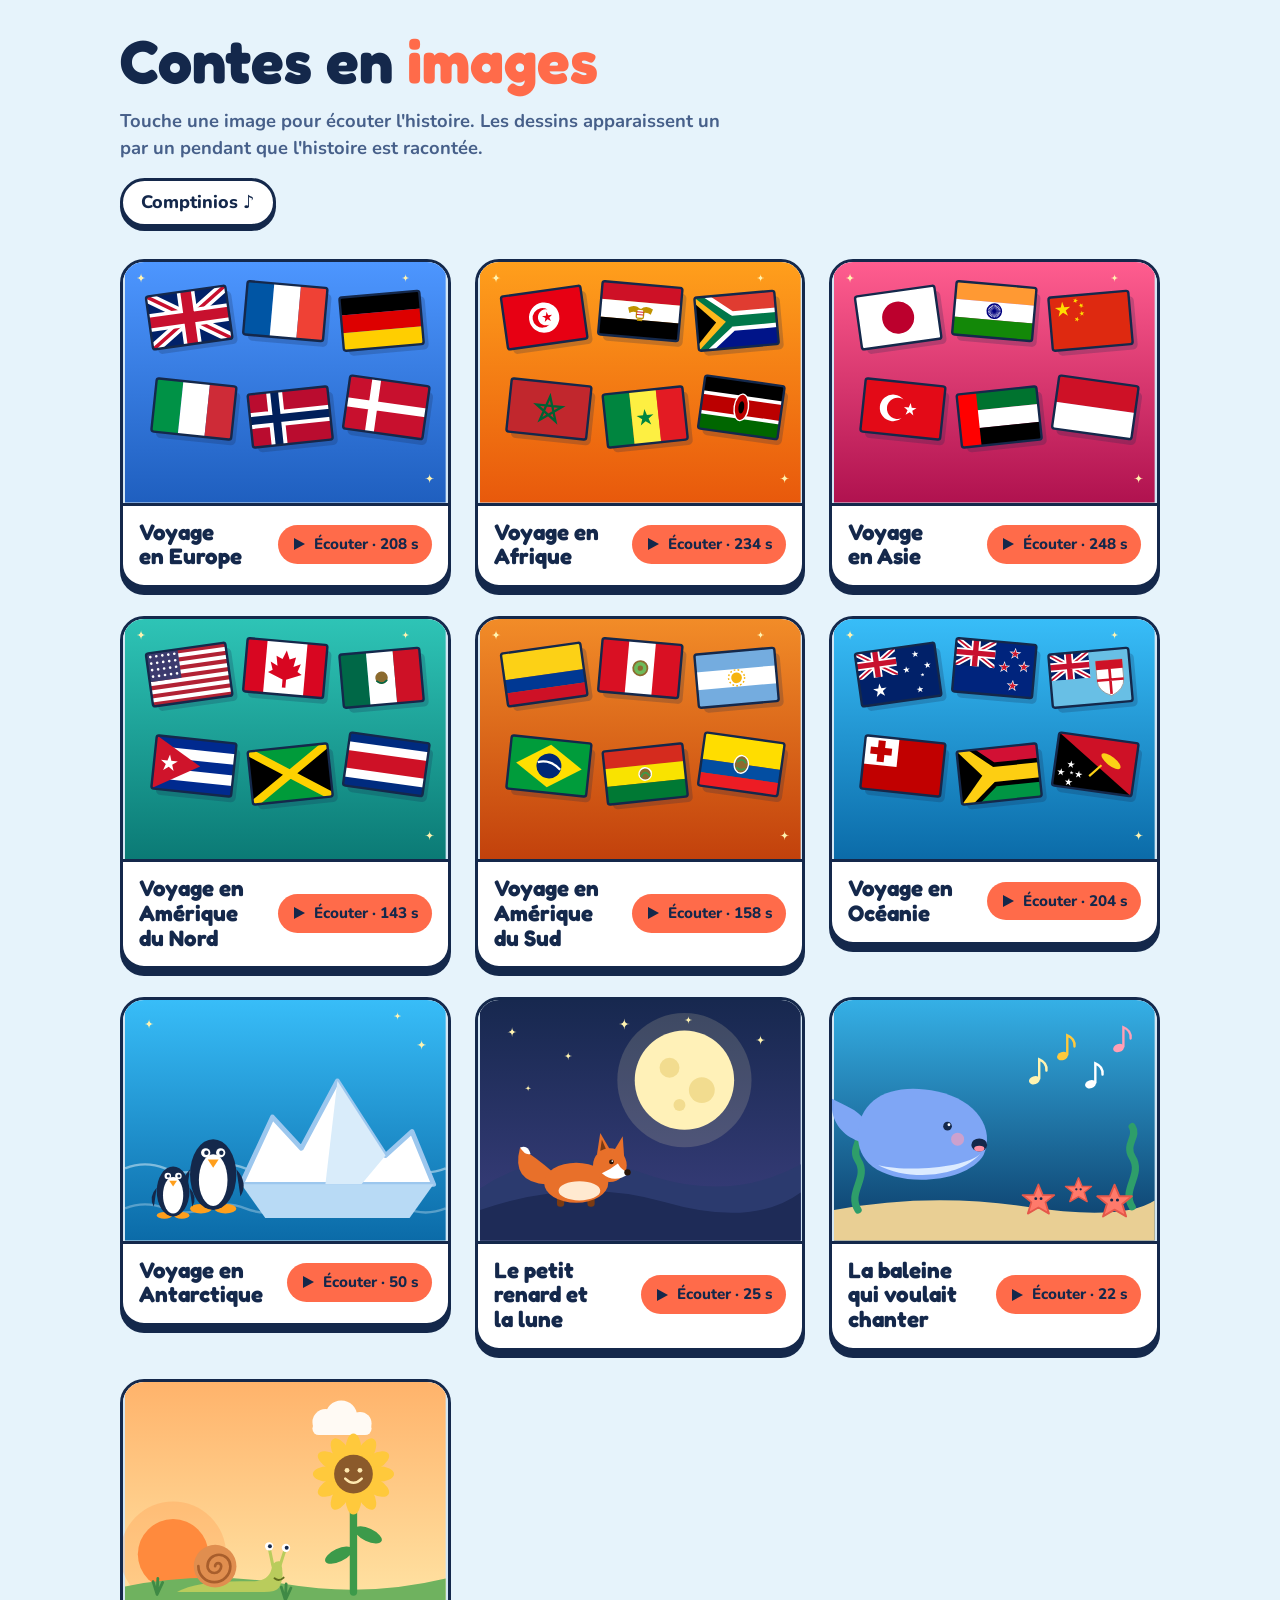
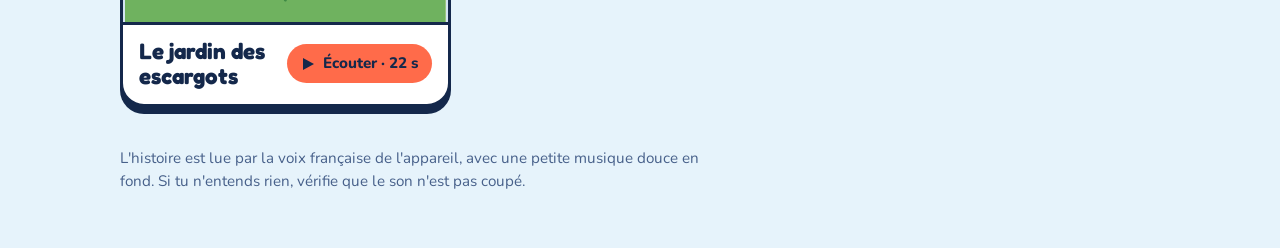
<file: index.html>
<!doctype html>
<html lang="fr"><head><meta charset="utf-8"><meta name=viewport content="width=device-width,initial-scale=1,viewport-fit=cover"><style>:root{color-scheme:light;box-sizing:border-box;padding-top:env(safe-area-inset-top,0px);padding-bottom:env(safe-area-inset-bottom,0px)}html{scroll-padding-top:env(safe-area-inset-top,0px)}body{margin:0;padding:0;font:14px -apple-system,BlinkMacSystemFont,sans-serif;background:#fff;color:#000}img{max-width:100%}[hidden]:not([hidden=until-found i]){display:none!important}</style>
<title>Contes en images</title>
<link rel="preconnect" href="https://fonts.googleapis.com">
<link rel="preconnect" href="https://fonts.gstatic.com" crossorigin>
<link href="https://fonts.googleapis.com/css2?family=Fredoka:wght@500;600;700&family=Nunito:wght@500;700;800&display=swap" rel="stylesheet">
<link rel="stylesheet" href="style.css?v=202611251636">
</head>
<body>

<main class="wrap">
  <header>
    <h1>Contes en <span>images</span></h1>
    <p class="lead">Touche une image pour écouter l'histoire. Les dessins apparaissent un par un pendant que l'histoire est racontée.</p>
    <a class="sister" href="comptinios/" target="_blank" rel="noopener" data-site-only>Comptinios ♪</a>
  </header>
  <ul class="shelf" id="shelf"></ul>
  <p class="foot">L'histoire est lue par la voix française de l'appareil, avec une petite musique douce en fond. Si tu n'entends rien, vérifie que le son n'est pas coupé.</p>
</main>

<section class="stage" id="stage" role="dialog" aria-modal="true" aria-labelledby="stTitle" hidden>
  <div class="stage-in">
    <div class="stage-bar">
      <h2 id="stTitle"></h2>
      <button class="btn" id="close" type="button">Fermer</button>
    </div>
    <div class="frame" id="frame"></div>
    <p class="caption" id="caption" aria-live="polite"></p>
    <ol class="strip" id="strip"></ol>
    <div class="controls">
      <button class="btn main" id="toggle" type="button"></button>
      <button class="btn" id="again" type="button">Recommencer</button>
    </div>
  </div>
</section>

<audio id="voice" preload="none"></audio>

<script src="app.js?v=202611251636"></script>

<!-- maj : 2026-11-25 16:36 -->
</body></html>
</file>
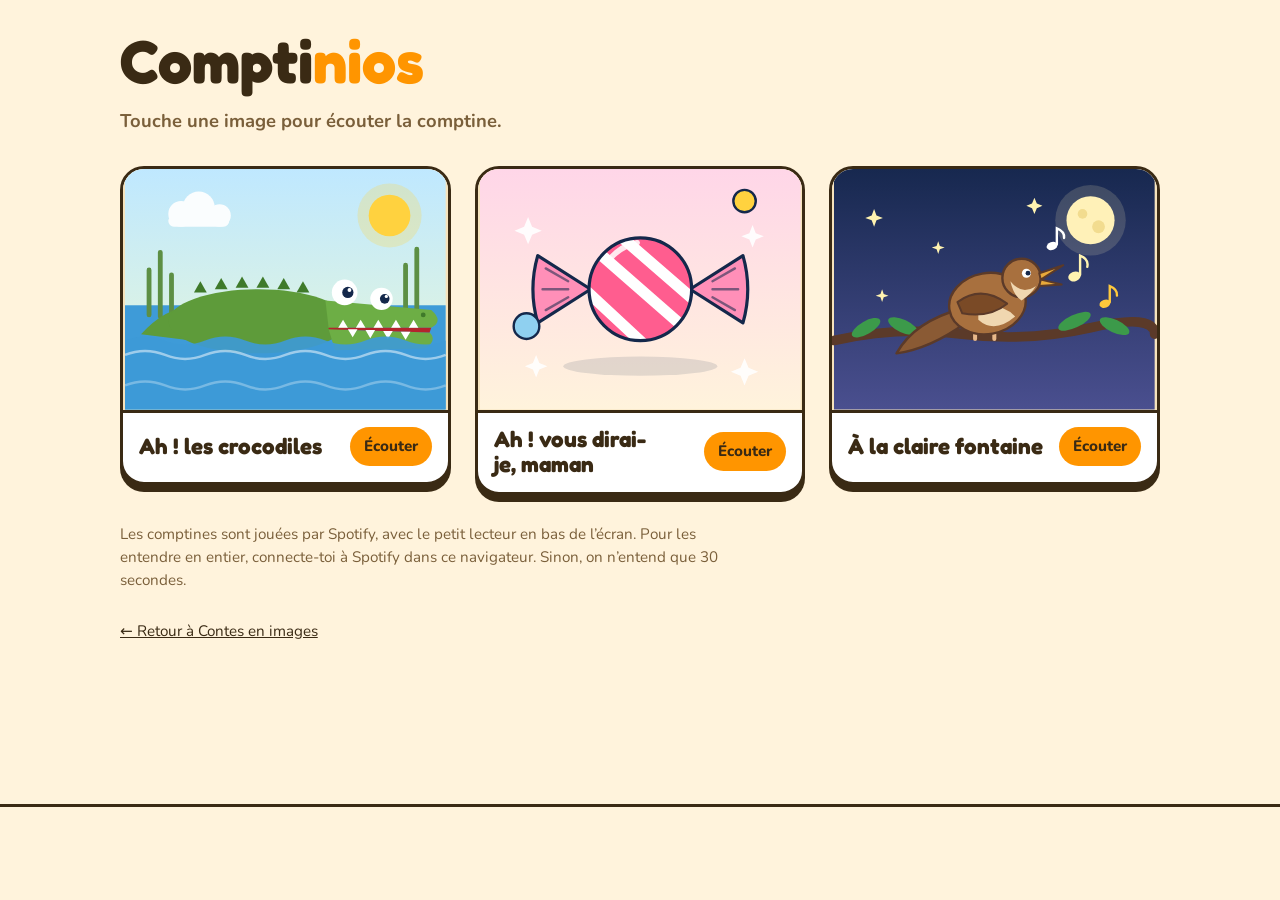
<file: comptinios/index.html>
<!doctype html>
<html lang="fr"><head><meta charset="utf-8"><meta name="viewport" content="width=device-width,initial-scale=1,viewport-fit=cover">
<title>Comptinios</title>
<link rel="preconnect" href="https://fonts.googleapis.com">
<link rel="preconnect" href="https://fonts.gstatic.com" crossorigin>
<link href="https://fonts.googleapis.com/css2?family=Fredoka:wght@500;600;700&family=Nunito:wght@500;700;800&display=swap" rel="stylesheet">
<link rel="stylesheet" href="style.css?v=202611251636">
</head>
<body>

<main class="wrap">
  <header>
    <h1>Compti<span>nios</span></h1>
    <p class="lead">Touche une image pour écouter la comptine.</p>
  </header>
  <ul class="shelf" id="shelf"></ul>
  <p class="foot">Les comptines sont jouées par Spotify, avec le petit lecteur en bas de l’écran. Pour les entendre en entier, connecte-toi à Spotify dans ce navigateur. Sinon, on n’entend que 30 secondes.</p>
  <p class="foot"><a href="../">← Retour à Contes en images</a></p>
</main>

<section class="stage" id="stage" role="dialog" aria-modal="true" aria-labelledby="stTitle" hidden>
  <div class="stage-in">
    <div class="stage-bar">
      <h2 id="stTitle"></h2>
      <button class="btn" id="close" type="button">Fermer</button>
    </div>
    <div class="frame" id="frame">
      <div class="art" id="art"></div>
      <div class="progress">
        <span class="t" id="elapsed">0:00</span>
        <div class="bar" id="bar" role="progressbar" aria-label="Avancement de la comptine" aria-valuemin="0" aria-valuemax="100" aria-valuenow="0"><div class="fill" id="fill"></div></div>
        <span class="t" id="remain">−0:00</span>
      </div>
    </div>
    <p class="note" id="note" aria-live="polite"></p>
    <div class="controls">
      <button class="btn main" id="toggle" type="button">Écouter</button>
    </div>
  </div>
</section>

<div class="spotify" id="spotify" aria-label="Lecteur Spotify"><div id="embed"></div></div>

<script src="app.js?v=202611251636"></script>
<script src="https://open.spotify.com/embed/iframe-api/v1" async></script>
</body></html>
</file>
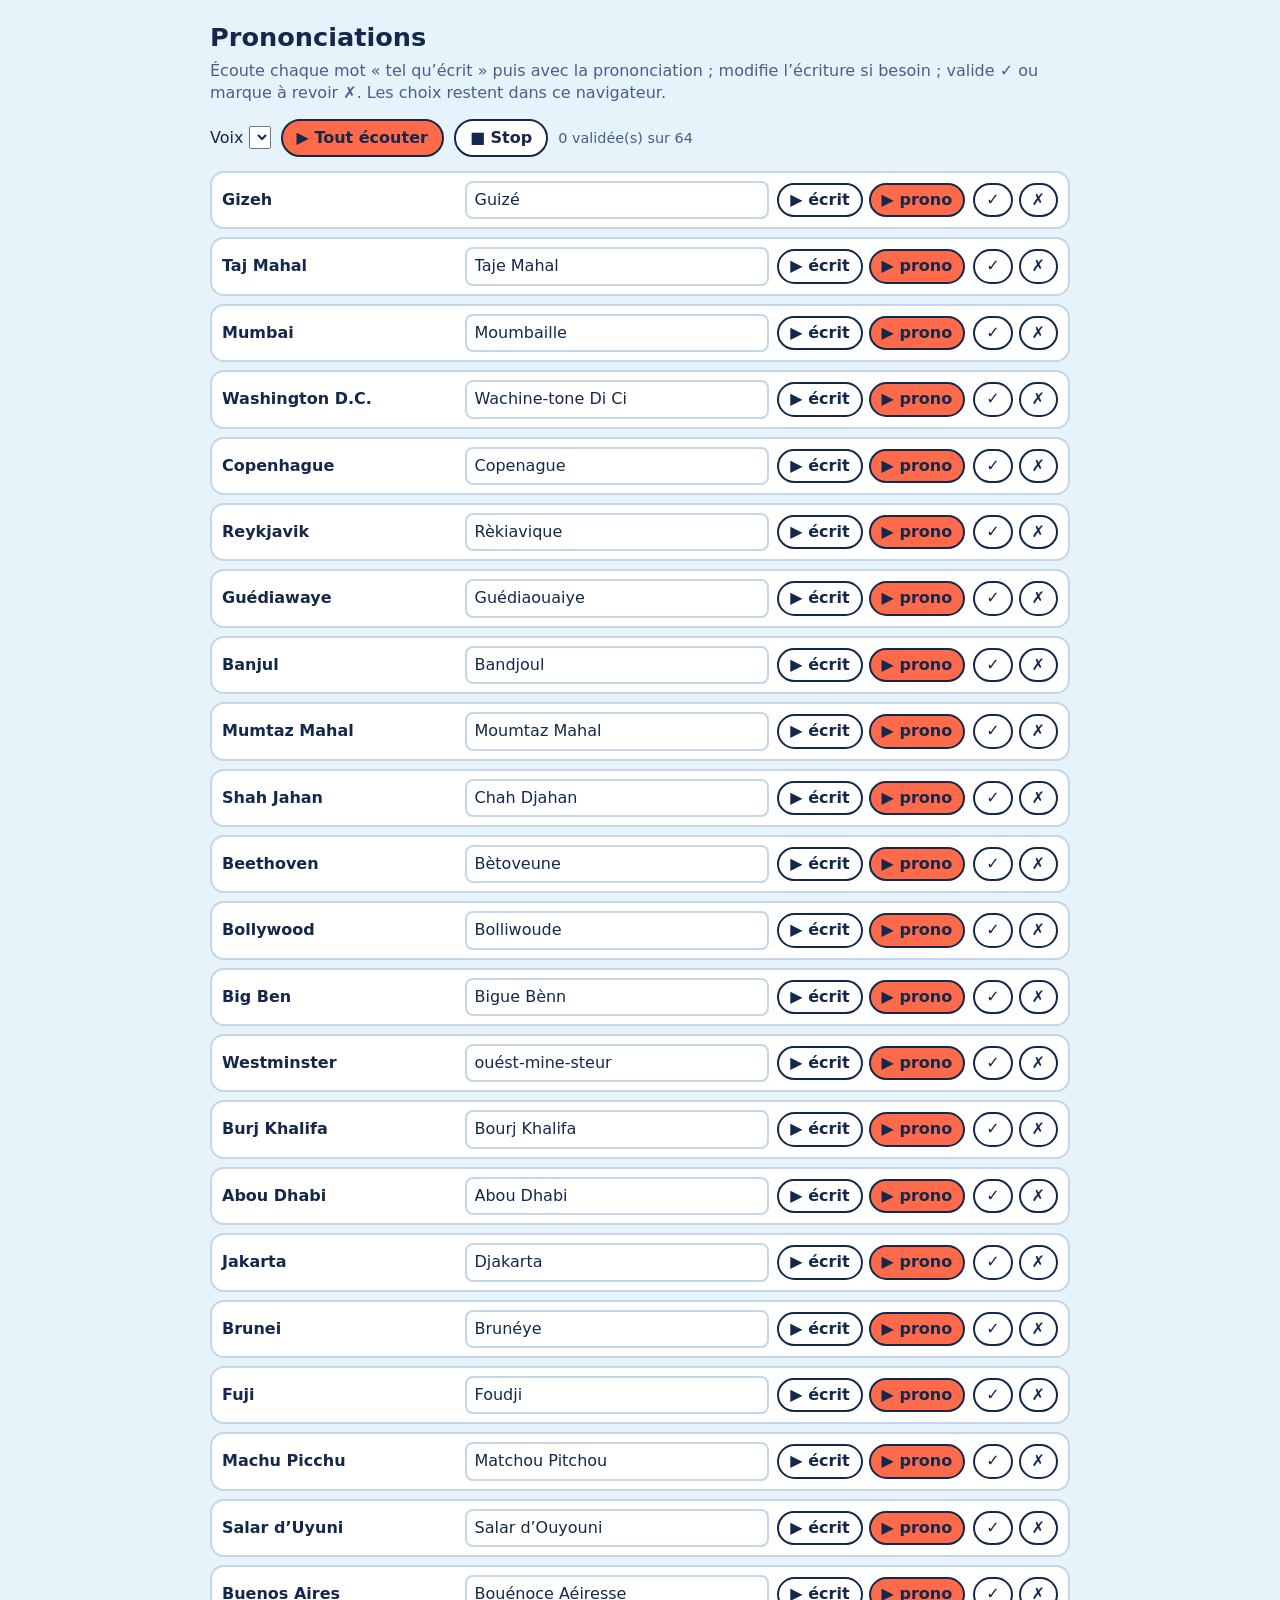
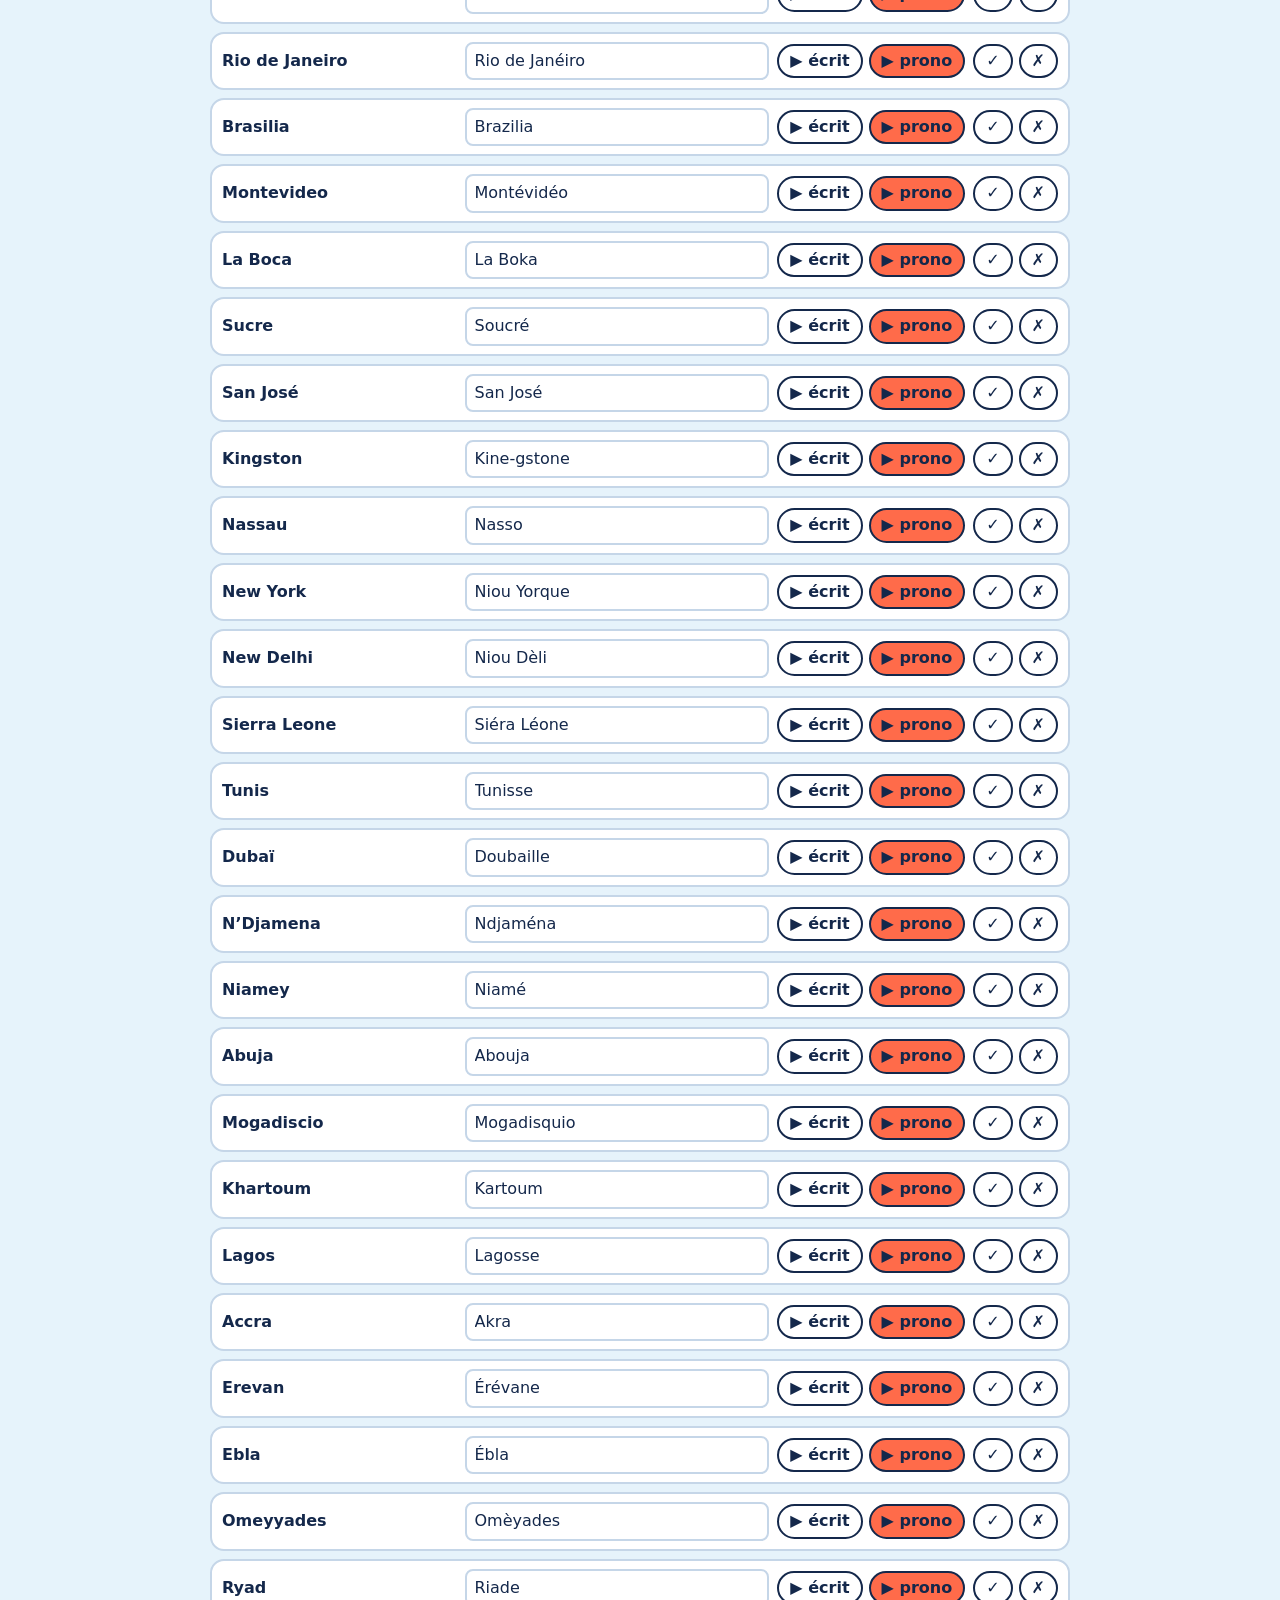
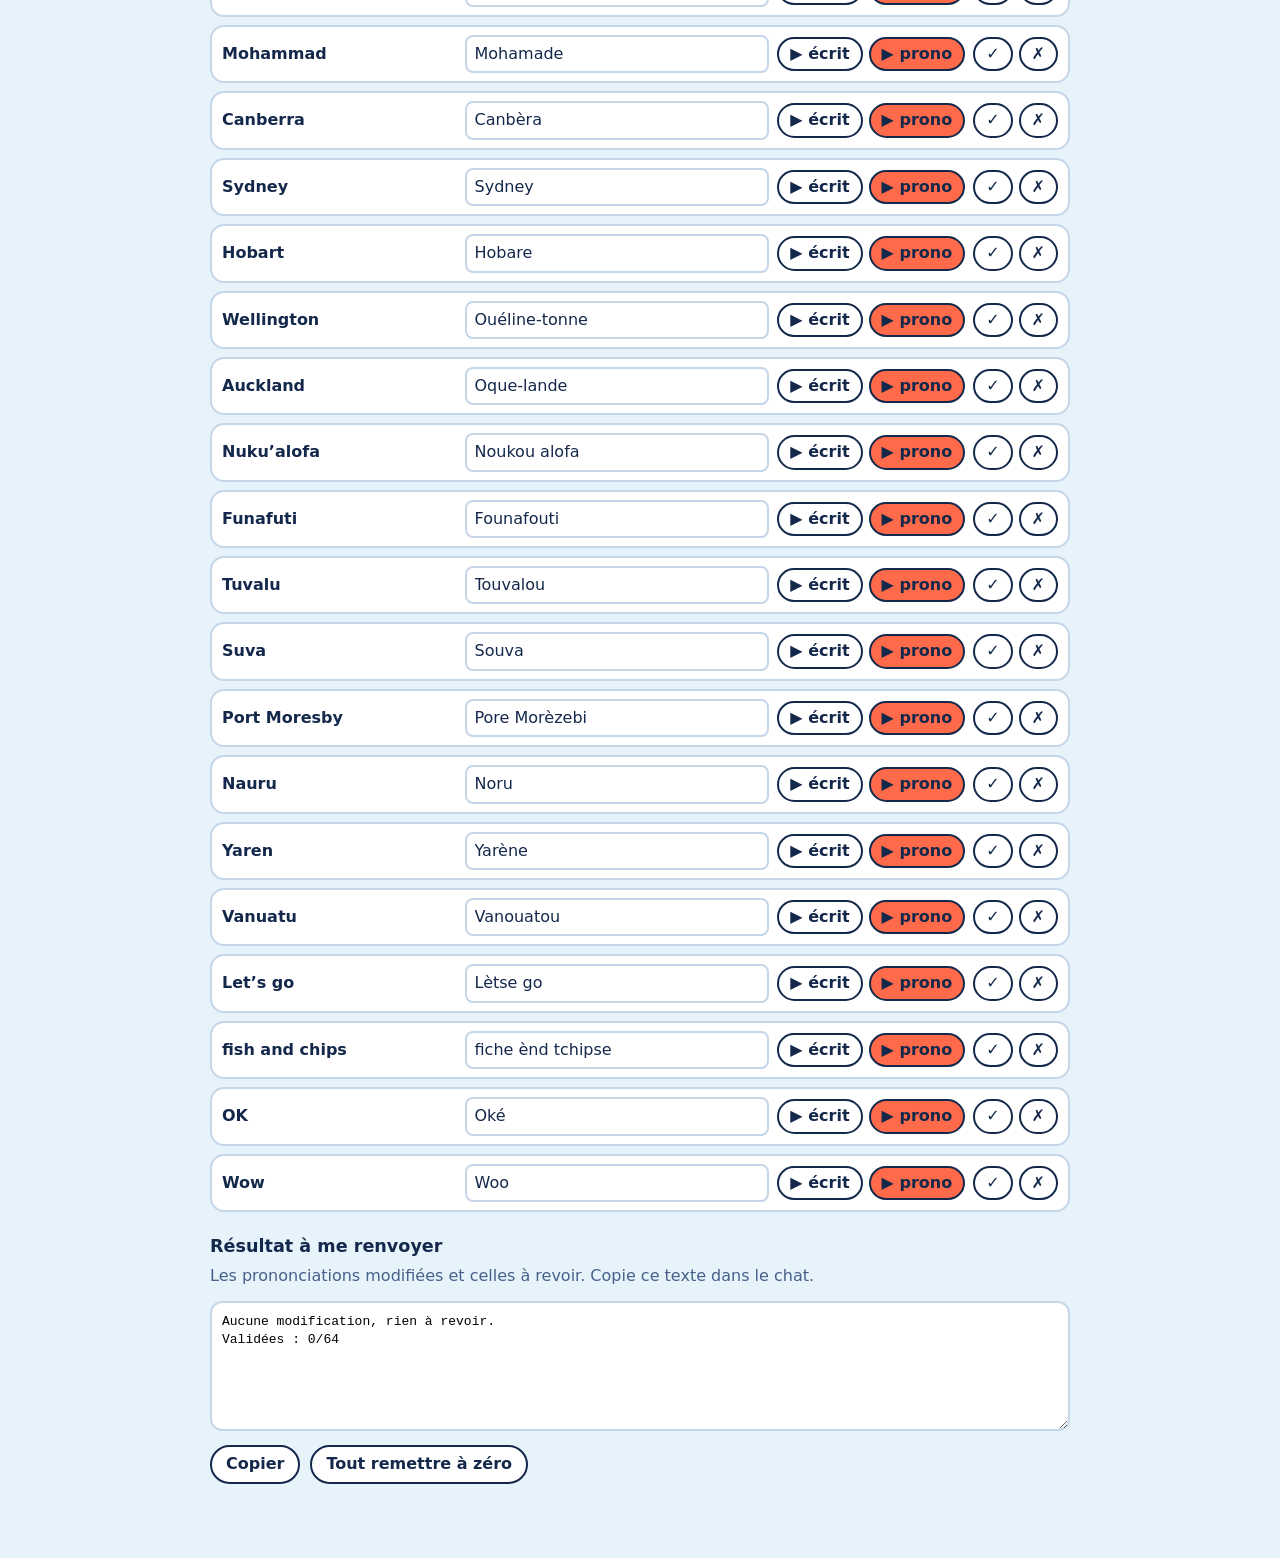
<file: prono.html>
<!doctype html>
<html lang="fr"><head><meta charset="utf-8"><meta name="viewport" content="width=device-width,initial-scale=1">
<title>Prononciations</title>
<style>
:root { --bg:#E6F3FB; --card:#fff; --ink:#14284B; --muted:#47608A; --line:#C5D6E8; --ok:#1F8A4C; --ko:#C8372D; --accent:#FF6B4A; }
@media (prefers-color-scheme: dark) { :root { --bg:#0E1A33; --card:#172647; --ink:#F1F5FF; --muted:#A8B8D8; --line:#2B3F6B; --ok:#4CC27F; --ko:#FF7A6E; } }
* { box-sizing:border-box; }
body { margin:0; padding:20px 16px 60px; background:var(--bg); color:var(--ink); font:16px/1.4 system-ui, sans-serif; }
.wrap { max-width:860px; margin:0 auto; }
h1 { margin:0 0 4px; font-size:1.6rem; }
p.sub { margin:0 0 14px; color:var(--muted); }
.bar { display:flex; flex-wrap:wrap; gap:10px; align-items:center; margin-bottom:14px; }
button, select, input { font:inherit; color:inherit; }
button { cursor:pointer; border:2px solid var(--ink); background:var(--card); border-radius:999px; padding:6px 14px; font-weight:700; }
button.main { background:var(--accent); color:#14284B; }
button:focus-visible, input:focus-visible, select:focus-visible { outline:3px solid var(--accent); outline-offset:2px; }
.row { display:grid; grid-template-columns: minmax(110px,1fr) minmax(130px,1.3fr) auto auto; gap:8px; align-items:center;
  background:var(--card); border:2px solid var(--line); border-radius:14px; padding:8px 10px; margin-bottom:8px; }
.row.ok { border-color:var(--ok); } .row.ko { border-color:var(--ko); }
.name { font-weight:700; }
.row input { width:100%; border:2px solid var(--line); border-radius:8px; padding:6px 8px; background:transparent; }
.row.changed input { border-color:var(--accent); }
.acts { display:flex; gap:6px; }
.acts button { padding:4px 11px; }
.v-ok.on { background:var(--ok); color:#fff; border-color:var(--ok); }
.v-ko.on { background:var(--ko); color:#fff; border-color:var(--ko); }
@media (max-width:560px) { .row { grid-template-columns:1fr 1fr; } }
textarea { width:100%; min-height:130px; border:2px solid var(--line); border-radius:12px; padding:10px; background:var(--card); font:13px/1.4 ui-monospace, monospace; }
.msg { color:var(--muted); font-size:.9rem; }
</style></head><body><div class="wrap">
<h1>Prononciations</h1>
<p class="sub">Écoute chaque mot « tel qu’écrit » puis avec la prononciation ; modifie l’écriture si besoin ; valide ✓ ou marque à revoir ✗. Les choix restent dans ce navigateur.</p>
<div class="bar">
  <label>Voix <select id="voice"></select></label>
  <button class="main" id="all" type="button">▶ Tout écouter</button>
  <button id="stop" type="button">■ Stop</button>
  <span class="msg" id="count"></span>
</div>
<div id="list"></div>
<h2 style="font-size:1.1rem;margin:22px 0 6px">Résultat à me renvoyer</h2>
<p class="sub">Les prononciations modifiées et celles à revoir. Copie ce texte dans le chat.</p>
<textarea id="out" readonly></textarea>
<div class="bar" style="margin-top:8px"><button id="copy" type="button">Copier</button><button id="reset" type="button">Tout remettre à zéro</button><span class="msg" id="cm"></span></div>
</div>
<script>
var DATA = [["Gizeh", "Guizé"], ["Taj Mahal", "Taje Mahal"], ["Mumbai", "Moumbaille"], ["Washington D.C.", "Wachine-tone Di Ci"], ["Copenhague", "Copenague"], ["Reykjavik", "Rèkiavique"], ["Guédiawaye", "Guédiaouaiye"], ["Banjul", "Bandjoul"], ["Mumtaz Mahal", "Moumtaz Mahal"], ["Shah Jahan", "Chah Djahan"], ["Beethoven", "Bètoveune"], ["Bollywood", "Bolliwoude"], ["Big Ben", "Bigue Bènn"], ["Westminster", "ouést-mine-steur"], ["Burj Khalifa", "Bourj Khalifa"], ["Abou Dhabi", "Abou Dhabi"], ["Jakarta", "Djakarta"], ["Brunei", "Brunéye"], ["Fuji", "Foudji"], ["Machu Picchu", "Matchou Pitchou"], ["Salar d’Uyuni", "Salar d’Ouyouni"], ["Buenos Aires", "Bouénoce Aéiresse"], ["Rio de Janeiro", "Rio de Janéiro"], ["Brasilia", "Brazilia"], ["Montevideo", "Montévidéo"], ["La Boca", "La Boka"], ["Sucre", "Soucré"], ["San José", "San José"], ["Kingston", "Kine-gstone"], ["Nassau", "Nasso"], ["New York", "Niou Yorque"], ["New Delhi", "Niou Dèli"], ["Sierra Leone", "Siéra Léone"], ["Tunis", "Tunisse"], ["Dubaï", "Doubaille"], ["N’Djamena", "Ndjaména"], ["Niamey", "Niamé"], ["Abuja", "Abouja"], ["Mogadiscio", "Mogadisquio"], ["Khartoum", "Kartoum"], ["Lagos", "Lagosse"], ["Accra", "Akra"], ["Erevan", "Érévane"], ["Ebla", "Ébla"], ["Omeyyades", "Omèyades"], ["Ryad", "Riade"], ["Mohammad", "Mohamade"], ["Canberra", "Canbèra"], ["Sydney", "Sydney"], ["Hobart", "Hobare"], ["Wellington", "Ouéline-tonne"], ["Auckland", "Oque-lande"], ["Nuku’alofa", "Noukou alofa"], ["Funafuti", "Founafouti"], ["Tuvalu", "Touvalou"], ["Suva", "Souva"], ["Port Moresby", "Pore Morèzebi"], ["Nauru", "Noru"], ["Yaren", "Yarène"], ["Vanuatu", "Vanouatou"], ["Let’s go", "Lètse go"], ["fish and chips", "fiche ènd tchipse"], ["OK", "Oké"], ["Wow", "Woo"]];
var KEY = 'prono-v1', st = {};
try { st = JSON.parse(localStorage.getItem(KEY) || '{}'); } catch (e) { st = {}; }
function save() { try { localStorage.setItem(KEY, JSON.stringify(st)); } catch (e) {} }
var tts = 'speechSynthesis' in window;
var vs = document.getElementById('voice'), list = document.getElementById('list'), out = document.getElementById('out');
var voices = [];
function loadVoices() {
  if (!tts) return;
  voices = speechSynthesis.getVoices().filter(function (v) { return /^fr/i.test(v.lang); });
  var cur = vs.value;
  vs.innerHTML = '';
  voices.forEach(function (v, i) { var o = document.createElement('option'); o.value = i; o.textContent = v.name + ' (' + v.lang + ')'; vs.appendChild(o); });
  var def = voices.findIndex(function (v) { return /google.*fran/i.test(v.name); });
  if (def < 0) def = voices.findIndex(function (v) { return /^fr[-_]FR/i.test(v.lang); });
  vs.value = cur || (def >= 0 ? def : 0);
}
if (tts) { loadVoices(); speechSynthesis.onvoiceschanged = loadVoices; }
var queue = 0;
function say(text, done) {
  if (!tts) { alert('Synthèse vocale indisponible sur ce navigateur.'); return; }
  speechSynthesis.cancel();
  var u = new SpeechSynthesisUtterance(text);
  u.lang = 'fr-FR'; u.rate = .86; u.pitch = 1.12;
  if (voices[vs.value]) u.voice = voices[vs.value];
  u.onend = function () { if (done) done(); };
  u.onerror = function () { if (done) done(); };
  speechSynthesis.speak(u);
}
function cur(k, orig) { return st[k] && st[k].t !== undefined ? st[k].t : orig; }
function render() {
  list.innerHTML = '';
  DATA.forEach(function (p, i) {
    var k = p[0], orig = p[1], s = st[k] || {};
    var row = document.createElement('div');
    row.className = 'row' + (s.v ? ' ' + s.v : '') + (cur(k, orig) !== orig ? ' changed' : '');
    row.innerHTML = '<div class="name"></div><input type="text" aria-label="Prononciation de ' + k.replace(/"/g, '&quot;') + '">' +
      '<div class="acts"><button type="button" class="w" title="Écouter tel qu’écrit">▶ écrit</button><button type="button" class="p main" title="Écouter la prononciation">▶ prono</button></div>' +
      '<div class="acts"><button type="button" class="v-ok' + (s.v === 'ok' ? ' on' : '') + '" title="Valider">✓</button><button type="button" class="v-ko' + (s.v === 'ko' ? ' on' : '') + '" title="À revoir">✗</button></div>';
    row.querySelector('.name').textContent = k;
    var inp = row.querySelector('input'); inp.value = cur(k, orig);
    inp.addEventListener('input', function () { st[k] = st[k] || {}; st[k].t = inp.value; save(); row.classList.toggle('changed', inp.value !== orig); summary(); });
    row.querySelector('.w').addEventListener('click', function () { say(k); });
    row.querySelector('.p').addEventListener('click', function () { say(inp.value); });
    function setV(v) { st[k] = st[k] || {}; st[k].v = st[k].v === v ? undefined : v; save(); render(); }
    row.querySelector('.v-ok').addEventListener('click', function () { setV('ok'); });
    row.querySelector('.v-ko').addEventListener('click', function () { setV('ko'); });
    list.appendChild(row);
  });
  summary();
}
function summary() {
  var ch = [], ko = [], ok = 0;
  DATA.forEach(function (p) {
    var k = p[0], s = st[k] || {}, t = cur(k, p[1]);
    if (t !== p[1]) ch.push("  '" + k + "': '" + t + "',");
    if (s.v === 'ko') ko.push(k + ' (actuel : ' + t + ')');
    if (s.v === 'ok') ok++;
  });
  document.getElementById('count').textContent = ok + ' validée(s) sur ' + DATA.length;
  out.value = (ch.length ? 'Modifiées :\n' + ch.join('\n') + '\n\n' : '') + (ko.length ? 'À revoir :\n- ' + ko.join('\n- ') + '\n\n' : '') +
    (ch.length || ko.length ? '' : 'Aucune modification, rien à revoir.\n') + 'Validées : ' + ok + '/' + DATA.length;
}
document.getElementById('all').addEventListener('click', function () {
  var n = ++queue, i = 0, rows = list.querySelectorAll('.row');
  (function next() {
    if (n !== queue || i >= rows.length) return;
    var r = rows[i++]; r.scrollIntoView({ block: 'center', behavior: 'smooth' });
    say(r.querySelector('input').value, function () { setTimeout(next, 500); });
  })();
});
document.getElementById('stop').addEventListener('click', function () { queue++; if (tts) speechSynthesis.cancel(); });
document.getElementById('copy').addEventListener('click', function () {
  var m = document.getElementById('cm');
  out.select();
  (navigator.clipboard ? navigator.clipboard.writeText(out.value) : Promise.reject()).then(function () { m.textContent = 'Copié.'; }, function () { try { document.execCommand('copy'); m.textContent = 'Copié.'; } catch (e) { m.textContent = 'Copie manuelle : sélectionne le texte.'; } });
});
document.getElementById('reset').addEventListener('click', function () { if (confirm('Effacer toutes les validations et modifications ?')) { st = {}; save(); render(); } });
render();
</script></body></html>
</file>
<file: style.css>
/* Mise en page : une étagère de grosses cartes-images, puis une scène plein écran
   où le dessin courant s'anime et une bande de 4 cases se remplit au fil du récit. */
:root {
  --bg: #E6F3FB;
  --surface: #FFFFFF;
  --ink: #14284B;
  --muted: #47608A;
  --edge: #14284B;
  --accent: #FF6B4A;
  --accent-ink: #14284B;
  --hl: #FFE08A;
  --empty: #D3E6F3;
  --font-display: "Fredoka", "Trebuchet MS", "Segoe UI", system-ui, sans-serif;
  --font-body: "Nunito", "Segoe UI", system-ui, sans-serif;
}
@media (prefers-color-scheme: dark) {
  :root:not([data-theme="light"]) {
    --bg: #0E1A33; --surface: #172647; --ink: #F1F5FF; --muted: #A8B8D8;
    --edge: #7088BE; --accent: #FF8466; --accent-ink: #14284B; --hl: #6B5A1E; --empty: #1F3158;
    color-scheme: dark;
  }
}
:root[data-theme="dark"] {
  --bg: #0E1A33; --surface: #172647; --ink: #F1F5FF; --muted: #A8B8D8;
  --edge: #7088BE; --accent: #FF8466; --accent-ink: #14284B; --hl: #6B5A1E; --empty: #1F3158;
  color-scheme: dark;
}

* { box-sizing: border-box; }
body {
  background: var(--bg); color: var(--ink);
  font-family: var(--font-body); font-size: 18px; line-height: 1.5;
  padding-inline: 16px; padding-block: 28px 40px;
}
.wrap { max-width: 1040px; margin-inline: auto; }
h1, h2 { font-family: var(--font-display); font-weight: 700; margin: 0; text-wrap: balance; line-height: 1.1; }
h1 { font-size: clamp(2.2rem, 7vw, 3.8rem); }
h1 span { color: var(--accent); }
.lead { max-width: 34em; margin: 12px 0 0; font-size: 1.15rem; color: var(--muted); font-weight: 700; }

.shelf { list-style: none; margin: 32px 0 0; padding: 0; display: grid; gap: 28px 24px; grid-template-columns: repeat(auto-fit, minmax(min(100%, 280px), 1fr)); }
.shelf > li { min-width: 0; }
.card {
  display: block; width: 100%; text-align: left; font: inherit; color: inherit; cursor: pointer;
  background: var(--surface); border: 3px solid var(--edge); border-radius: 24px; padding: 0; overflow: hidden;
  box-shadow: 0 7px 0 var(--edge);
  transition: transform .18s ease, box-shadow .18s ease;
}
.card:hover { transform: translateY(-4px) rotate(-.6deg); box-shadow: 0 11px 0 var(--edge); }
.card:active { transform: translateY(4px); box-shadow: 0 3px 0 var(--edge); }
.card:focus-visible, button:focus-visible { outline: 4px solid var(--accent); outline-offset: 3px; }
.card .pic { display: block; aspect-ratio: 4 / 3; border-bottom: 3px solid var(--edge); background: var(--empty); }
.card .pic svg { display: block; width: 100%; height: 100%; }
.card .meta { display: flex; align-items: center; justify-content: space-between; gap: 12px; padding: 14px 16px 16px; }
.card h2 { font-size: 1.4rem; min-width: 0; }
.chip {
  flex: none; display: inline-flex; align-items: center; gap: 8px; padding: 8px 14px; border-radius: 999px;
  background: var(--accent); color: var(--accent-ink); font-weight: 800; font-size: .95rem; white-space: nowrap;
}
.chip svg { width: 14px; height: 14px; }
.foot { margin-top: 40px; color: var(--muted); font-size: .95rem; max-width: 40em; }

/* Scène */
.stage {
  position: fixed; inset: 0; z-index: 10; background: var(--bg); overflow-y: auto;
  padding: calc(env(safe-area-inset-top, 0px) + 12px) 16px calc(env(safe-area-inset-bottom, 0px) + 16px);
}
.stage-in { max-width: 820px; margin-inline: auto; display: flex; flex-direction: column; gap: 14px; }
.stage-bar { display: flex; align-items: center; justify-content: space-between; gap: 12px; }
.stage-bar h2 { font-size: clamp(1.2rem, 4vw, 1.7rem); min-width: 0; }
.btn {
  font: inherit; font-weight: 800; cursor: pointer; display: inline-flex; align-items: center; justify-content: center; gap: 10px;
  min-height: 52px; padding: 10px 22px; border-radius: 999px; border: 3px solid var(--edge);
  background: var(--surface); color: var(--ink); box-shadow: 0 4px 0 var(--edge);
}
.btn:active { transform: translateY(3px); box-shadow: 0 1px 0 var(--edge); }
.btn.main { background: var(--accent); color: var(--accent-ink); font-size: 1.1rem; min-width: 170px; }
.btn svg { width: 18px; height: 18px; flex: none; }
.frame {
  position: relative; width: min(100%, calc(50vh * 4 / 3)); aspect-ratio: 4 / 3; margin-inline: auto;
  border: 3px solid var(--edge); border-radius: 24px; overflow: hidden; background: var(--empty); box-shadow: 0 7px 0 var(--edge);
}
.scene { position: absolute; inset: 0; opacity: 0; transition: opacity .7s ease; }
.scene.on { opacity: 1; }
.scene svg, .tile svg { display: block; width: 100%; height: 100%; }
.scene.on .it { animation: pop .7s cubic-bezier(.3, 1.5, .5, 1) both; animation-delay: calc(var(--i) * .32s + .2s); }
.it { transform-box: fill-box; transform-origin: 50% 100%; }
@keyframes pop { from { opacity: 0; transform: translateY(14px) scale(.55); } to { opacity: 1; transform: none; } }
.caption {
  margin: 0; min-height: 4.6em; text-align: center; font-family: var(--font-display); font-weight: 500;
  font-size: clamp(1.25rem, 3.6vw, 1.7rem); line-height: 1.4; text-wrap: balance;
}
.caption .w { border-radius: 8px; padding: 1px 3px; transition: background .12s; }
.caption .w.now { background: var(--hl); }
.caption.long { font-size: clamp(1.05rem, 2.8vw, 1.3rem); }
.strip { list-style: none; margin: 0; padding: 0; display: grid; grid-template-columns: repeat(4, 1fr); gap: 10px; }
.tile {
  position: relative; aspect-ratio: 4 / 3; border-radius: 14px; overflow: hidden; border: 3px dashed var(--edge); background: var(--empty);
  display: grid; place-items: center; font-family: var(--font-display); font-weight: 700; font-size: 1.4rem; color: var(--muted);
  cursor: pointer;
}
.tile:hover { filter: brightness(1.05); }
.tile:focus-visible { outline: 4px solid var(--accent); outline-offset: 2px; }
.tile svg { position: absolute; inset: 0; opacity: 0; transform: scale(.9); transition: opacity .5s, transform .5s cubic-bezier(.3, 1.5, .5, 1); }
.tile.got { border-style: solid; }
.tile.got svg { opacity: 1; transform: none; }
.tile.got b { opacity: 0; }
.tile.now { outline: 4px solid var(--accent); outline-offset: 2px; }
.controls { display: flex; flex-wrap: wrap; justify-content: center; gap: 14px; }
@media (prefers-reduced-motion: reduce) {
  .scene, .tile svg, .card { transition: none; }
  .scene.on .it { animation: none; }
}

/* Lien vers le site Comptinios (s'ouvre dans un nouvel onglet, à droite de celui-ci) */
.sister {
  display: inline-flex; align-items: center; margin-top: 16px; padding: 8px 18px; border-radius: 999px;
  border: 3px solid var(--edge); background: var(--surface); color: var(--ink); font-weight: 800; text-decoration: none; box-shadow: 0 4px 0 var(--edge);
}
.sister:hover { background: var(--accent); color: var(--accent-ink); }
.sister:active { transform: translateY(3px); box-shadow: 0 1px 0 var(--edge); }
</file>
<file: comptinios/style.css>
/* Comptinios : une étagère de grosses cartes-images ; au clic, l'image s'affiche en grand avec la barre de progression
   (trait blanc qui se remplit d'orange) et le lecteur Spotify reste en bas de l'écran. */
:root {
  --bg: #FFF3DC; --surface: #FFFFFF; --ink: #3A2A14; --muted: #7A5F3A; --edge: #3A2A14;
  --accent: #FF9500; --accent-ink: #3A2A14; --empty: #F6E3BC;
  --font-display: "Fredoka", "Trebuchet MS", "Segoe UI", system-ui, sans-serif;
  --font-body: "Nunito", "Segoe UI", system-ui, sans-serif;
  --spotify-h: 96px;
}
@media (prefers-color-scheme: dark) {
  :root:not([data-theme="light"]) {
    --bg: #2A1E0E; --surface: #3B2A14; --ink: #FFF3DC; --muted: #D8BE92; --edge: #D8A55C; --accent: #FFA832; --accent-ink: #2A1E0E; --empty: #4A3519;
    color-scheme: dark;
  }
}
* { box-sizing: border-box; }
body {
  margin: 0; background: var(--bg); color: var(--ink);
  font-family: var(--font-body); font-size: 18px; line-height: 1.5;
  padding: 28px 16px calc(var(--spotify-h) + 28px);
}
.wrap { max-width: 1040px; margin-inline: auto; }
h1, h2 { font-family: var(--font-display); font-weight: 700; margin: 0; line-height: 1.1; text-wrap: balance; }
h1 { font-size: clamp(2.2rem, 7vw, 3.8rem); }
h1 span { color: var(--accent); }
.lead { margin: 12px 0 0; font-size: 1.15rem; color: var(--muted); font-weight: 700; }
a { color: var(--ink); }

.shelf { list-style: none; margin: 32px 0 0; padding: 0; display: grid; gap: 28px 24px; grid-template-columns: repeat(auto-fit, minmax(min(100%, 280px), 1fr)); }
.card {
  display: block; width: 100%; text-align: left; font: inherit; color: inherit; cursor: pointer;
  background: var(--surface); border: 3px solid var(--edge); border-radius: 24px; padding: 0; overflow: hidden;
  box-shadow: 0 7px 0 var(--edge); transition: transform .18s ease, box-shadow .18s ease;
}
.card:hover { transform: translateY(-4px) rotate(-.6deg); box-shadow: 0 11px 0 var(--edge); }
.card:active { transform: translateY(4px); box-shadow: 0 3px 0 var(--edge); }
.card:focus-visible, button:focus-visible { outline: 4px solid var(--accent); outline-offset: 3px; }
.card .pic { display: block; aspect-ratio: 4 / 3; border-bottom: 3px solid var(--edge); background: var(--empty); }
.card .pic svg, .art svg { display: block; width: 100%; height: 100%; }
.card .meta { display: flex; align-items: center; justify-content: space-between; gap: 12px; padding: 14px 16px 16px; }
.card h2 { font-size: 1.4rem; min-width: 0; }
.chip { flex: none; display: inline-flex; align-items: center; padding: 8px 14px; border-radius: 999px; background: var(--accent); color: var(--accent-ink); font-weight: 800; font-size: .95rem; white-space: nowrap; }
.foot { margin-top: 28px; color: var(--muted); font-size: .95rem; max-width: 40em; }

.stage {
  position: fixed; inset: 0; z-index: 10; background: var(--bg); overflow-y: auto;
  padding: calc(env(safe-area-inset-top, 0px) + 12px) 16px calc(var(--spotify-h) + 16px);
}
.stage-in { max-width: 820px; margin-inline: auto; display: flex; flex-direction: column; gap: 14px; }
.stage-bar { display: flex; align-items: center; justify-content: space-between; gap: 12px; }
.stage-bar h2 { font-size: clamp(1.2rem, 4vw, 1.7rem); min-width: 0; }
.btn {
  font: inherit; font-weight: 800; cursor: pointer; display: inline-flex; align-items: center; justify-content: center;
  min-height: 52px; padding: 10px 22px; border-radius: 999px; border: 3px solid var(--edge);
  background: var(--surface); color: var(--ink); box-shadow: 0 4px 0 var(--edge);
}
.btn:active { transform: translateY(3px); box-shadow: 0 1px 0 var(--edge); }
.btn.main { background: var(--accent); color: var(--accent-ink); font-size: 1.1rem; min-width: 170px; }
.frame {
  position: relative; width: min(100%, calc(56vh * 4 / 3)); aspect-ratio: 4 / 3; margin-inline: auto;
  border: 3px solid var(--edge); border-radius: 24px; overflow: hidden; background: var(--empty); box-shadow: 0 7px 0 var(--edge);
}
.art { position: absolute; inset: 0; }
.progress {
  position: absolute; left: 0; right: 0; bottom: 0; display: flex; align-items: center; gap: 10px; padding: 26px 14px 12px;
  background: linear-gradient(to bottom, transparent, rgba(0, 0, 0, .5));
}
.progress .t { flex: none; min-width: 3.1em; color: #fff; font-family: var(--font-display); font-weight: 600; font-size: 1rem; text-shadow: 0 1px 3px rgba(0, 0, 0, .6); font-variant-numeric: tabular-nums; }
.progress .t:last-child { text-align: right; }
.bar { flex: 1; height: 8px; border-radius: 999px; background: #fff; overflow: hidden; }
.fill { height: 100%; width: 0; background: #FF8A00; border-radius: 999px; }
.note { margin: 0; min-height: 1.5em; text-align: center; color: var(--muted); font-weight: 700; font-size: .95rem; }
.controls { display: flex; justify-content: center; gap: 14px; }

/* Lecteur Spotify : toujours visible en bas de l'écran (nécessaire pour la connexion et la musique) */
.spotify {
  position: fixed; left: 0; right: 0; bottom: 0; z-index: 20; height: var(--spotify-h);
  padding: 8px 12px calc(env(safe-area-inset-bottom, 0px) + 8px); background: var(--bg); border-top: 3px solid var(--edge);
}
.spotify iframe { display: block; width: 100%; border: 0; border-radius: 12px; }
@media (prefers-reduced-motion: reduce) { .card { transition: none; } }
</file>
